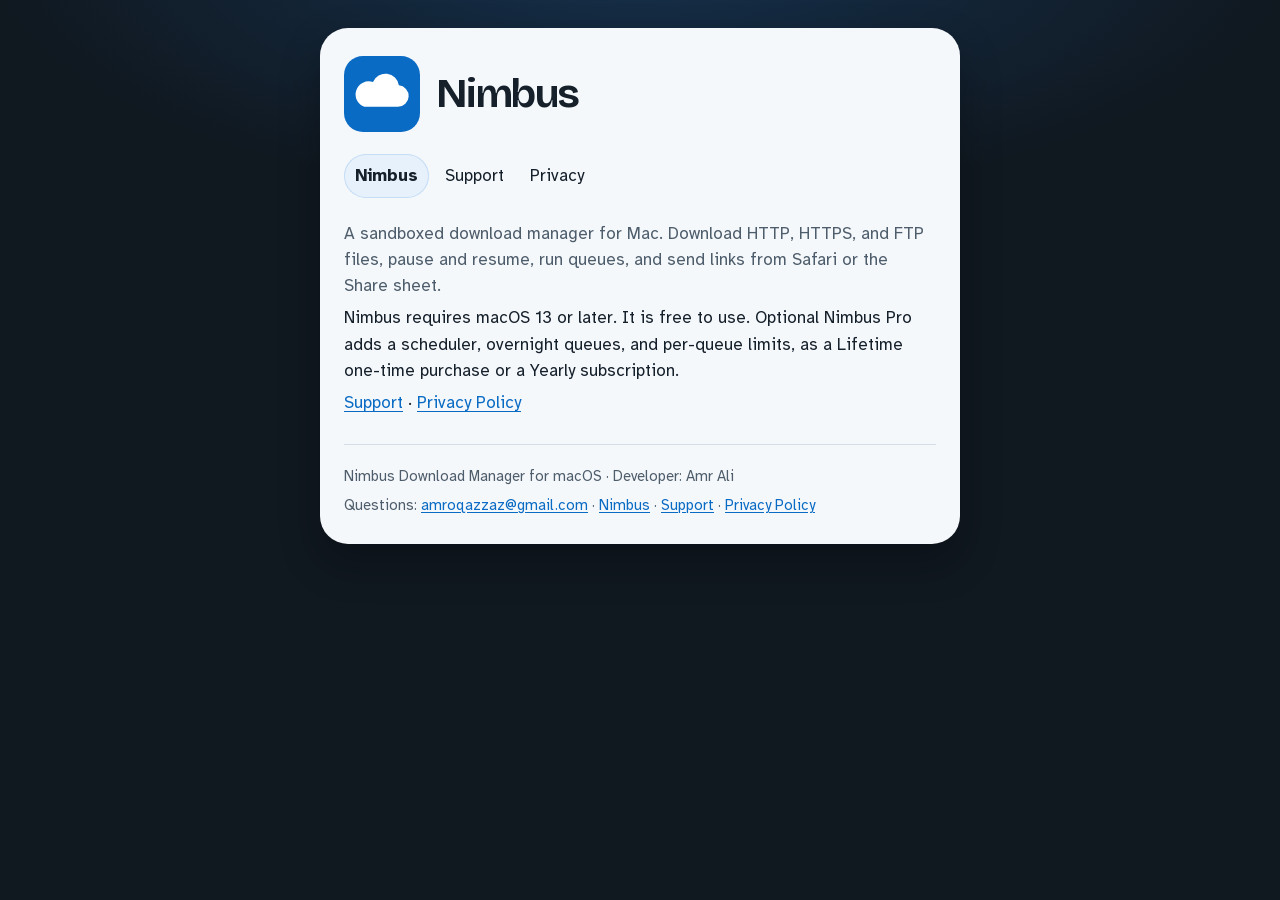
<file: index.html>
<!DOCTYPE html>
<html lang="en">
<head>
  <meta charset="utf-8">
  <meta name="viewport" content="width=device-width, initial-scale=1, viewport-fit=cover">
  <meta name="robots" content="index,follow">
    <meta name="description" content="Nimbus is a sandboxed download manager for Mac. It downloads HTTP, HTTPS, and FTP files, with pause, resume, and queues.">
  <title>Nimbus — Mac download manager</title>
  <link rel="icon" href="favicon.svg" type="image/svg+xml">
  <link rel="icon" href="favicon.ico" sizes="any">
  <link rel="stylesheet" href="styles.css">
</head>
<body>
  <a class="skip" href="#content">Skip to content</a>
  <main id="content" tabindex="-1">
    <article>
      <header class="page-head">
        <svg class="mark" viewBox="0 0 32 32" aria-hidden="true" focusable="false">
          <rect width="32" height="32" rx="8" fill="#0a6bc4"/>
          <path fill="#ffffff" d="M8.6 21.4h14.1a4.55 4.55 0 0 0 .4-9.08 5.7 5.7 0 0 0-10.9-1.35A3.85 3.85 0 0 0 8.6 21.4z"/>
        </svg>
        <h1>Nimbus</h1>
      </header>
      <nav class="pages" aria-label="Pages">
        <ul>
          <li><a href="index.html" aria-current="page">Nimbus</a></li>
          <li><a href="support.html">Support</a></li>
          <li><a href="privacy.html">Privacy</a></li>
        </ul>
      </nav>

      <p class="lead">A sandboxed download manager for Mac. Download HTTP, HTTPS, and FTP files, pause and resume, run queues, and send links from Safari or the Share sheet.</p>
      <p>Nimbus requires macOS 13 or later. It is free to use. Optional Nimbus Pro adds a scheduler, overnight queues, and per-queue limits, as a Lifetime one-time purchase or a Yearly subscription.</p>
      <p><a href="support.html">Support</a> · <a href="privacy.html">Privacy Policy</a></p>

      <footer class="card-foot">
        <p>Nimbus Download Manager for macOS · Developer: Amr Ali</p>
        <p>Questions: <!--email_off--><a href="mailto:amroqazzaz@gmail.com">amroqazzaz@gmail.com</a><!--/email_off--> · <a href="index.html">Nimbus</a> · <a href="support.html">Support</a> · <a href="privacy.html">Privacy Policy</a></p>
      </footer>
    </article>
  </main>
</body>
</html>
</file>
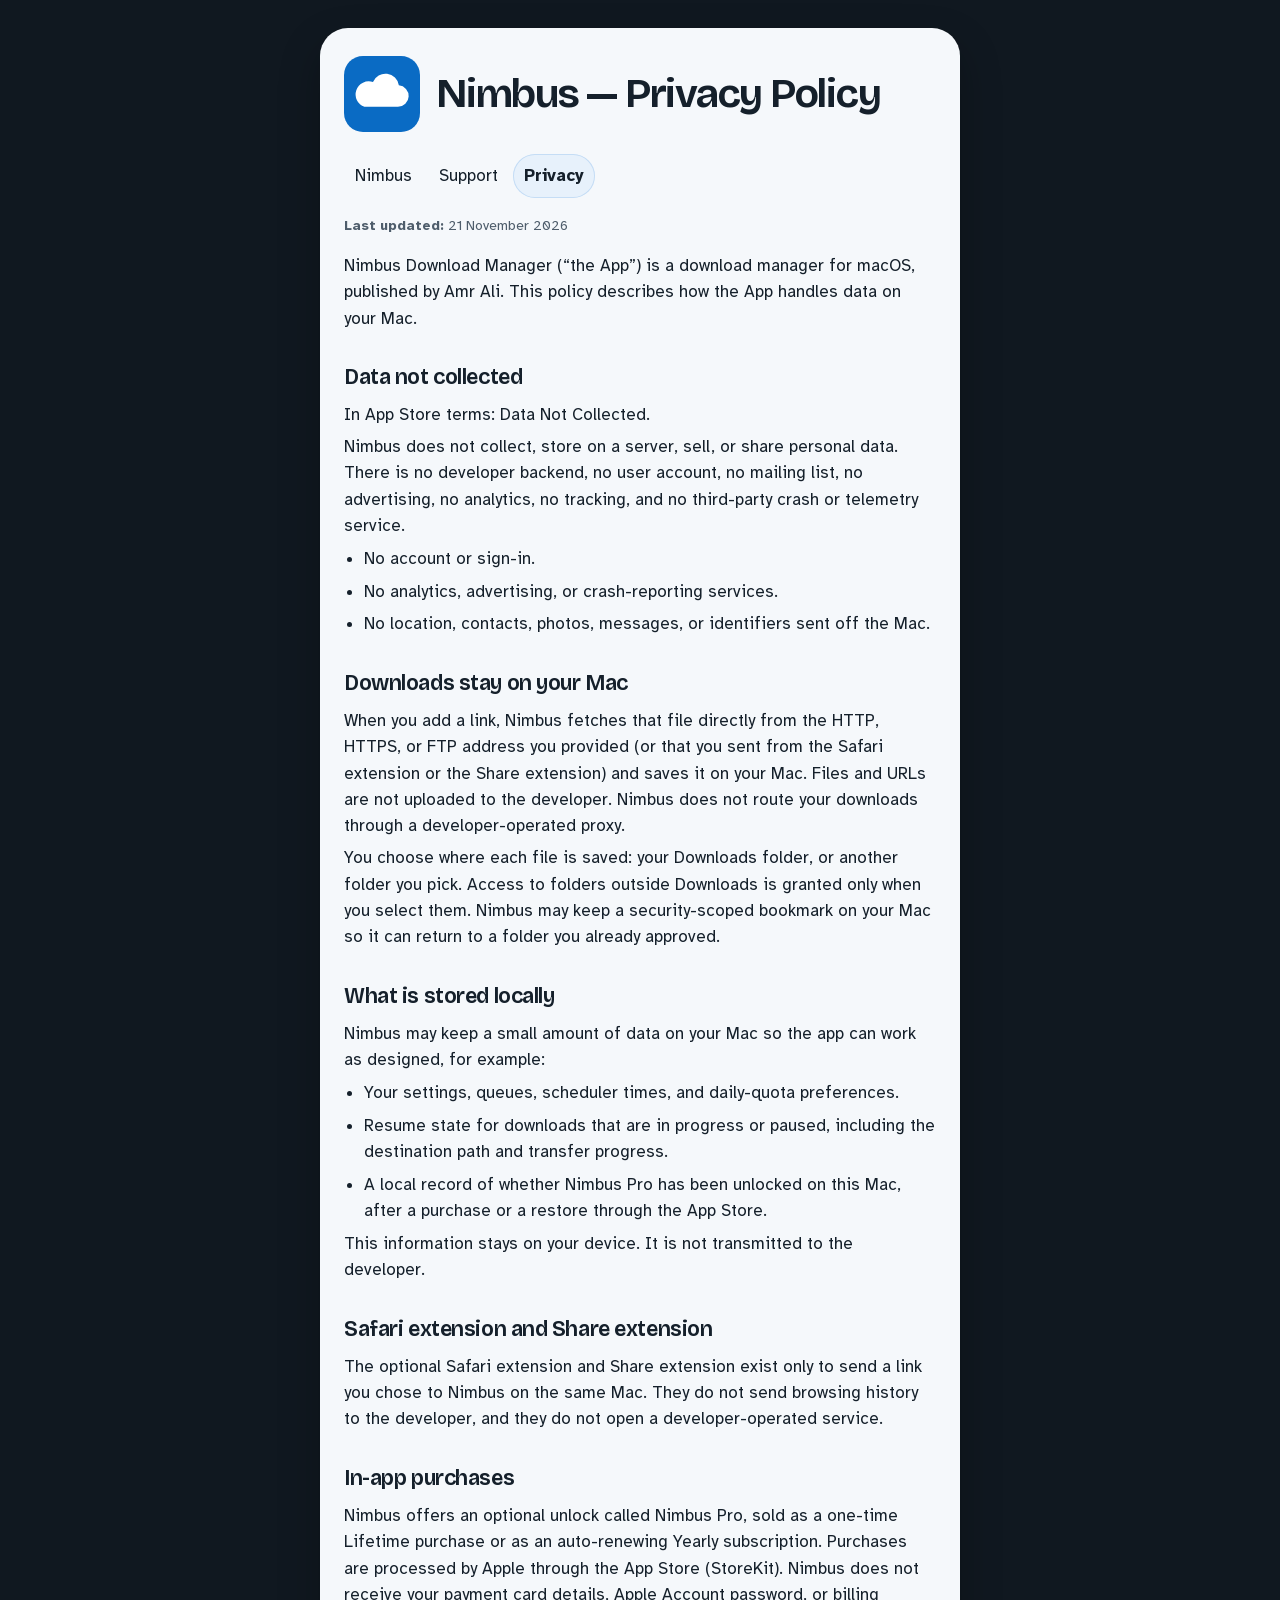
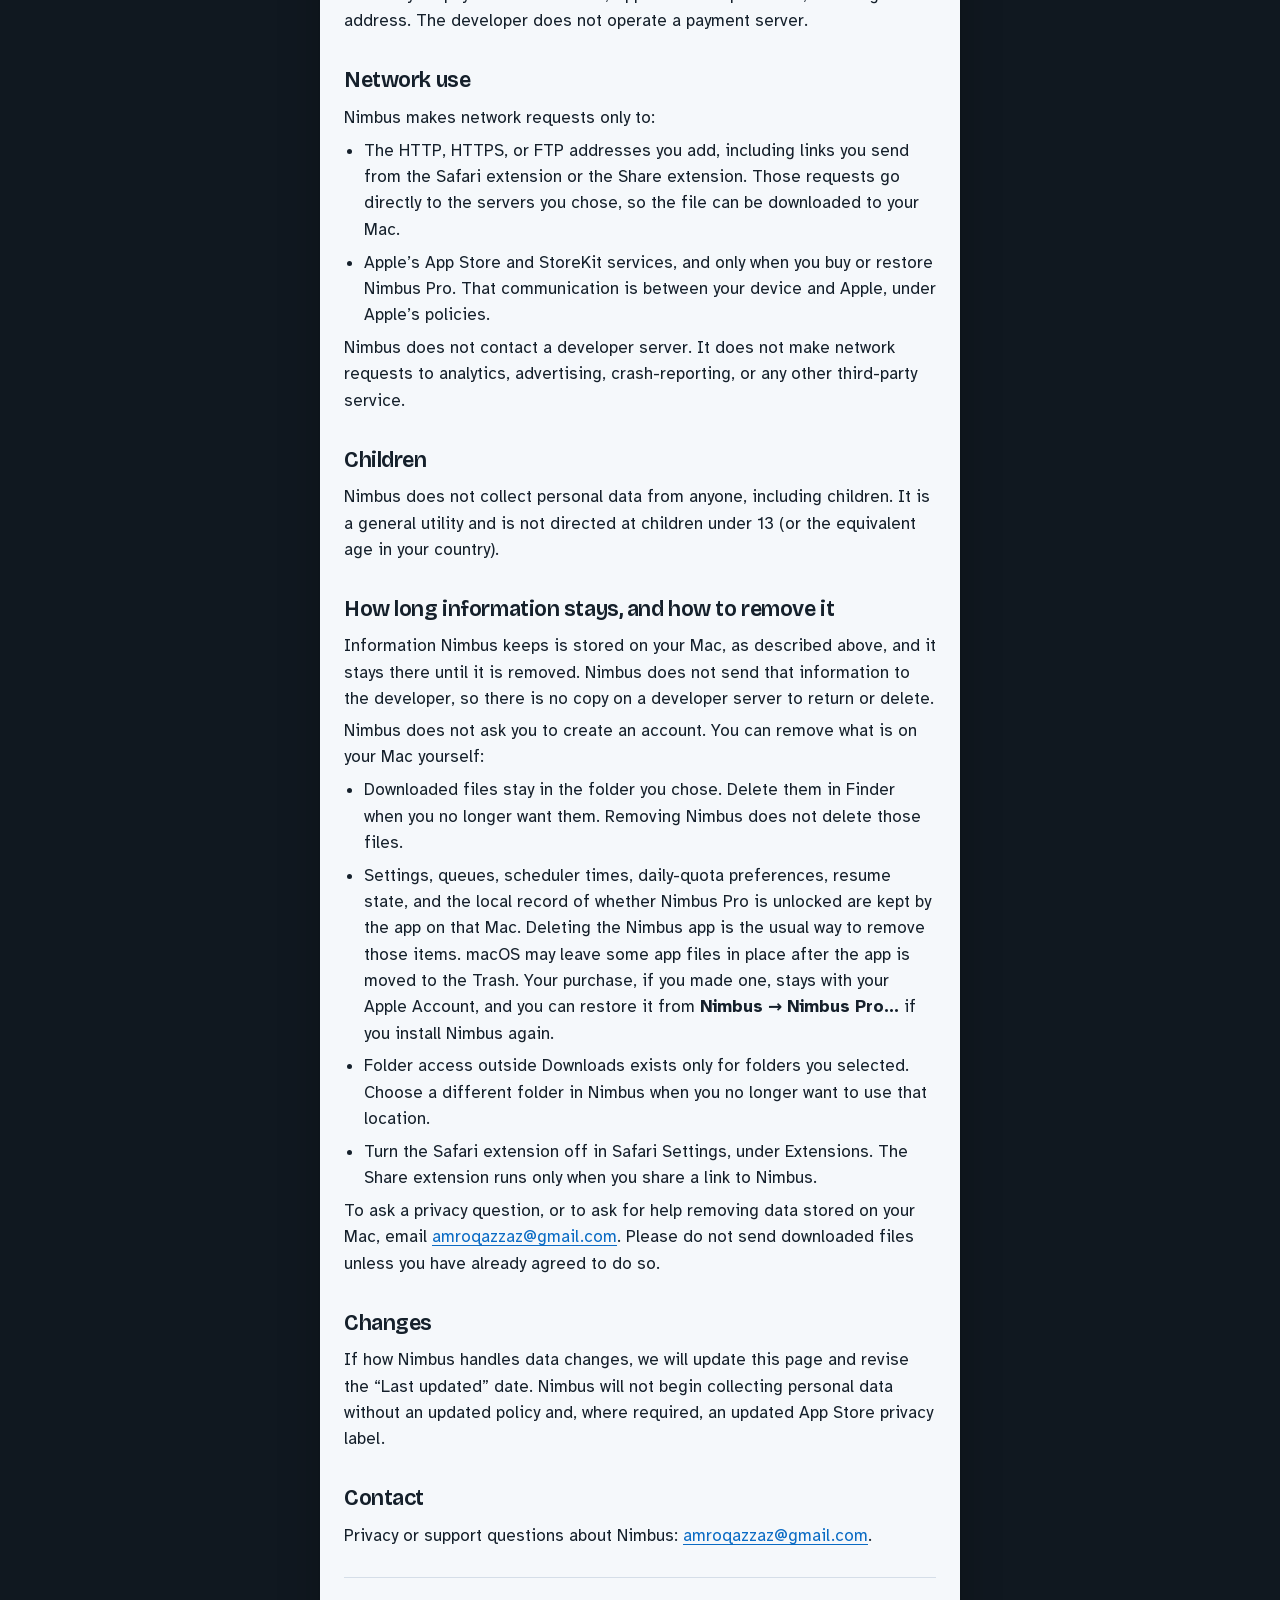
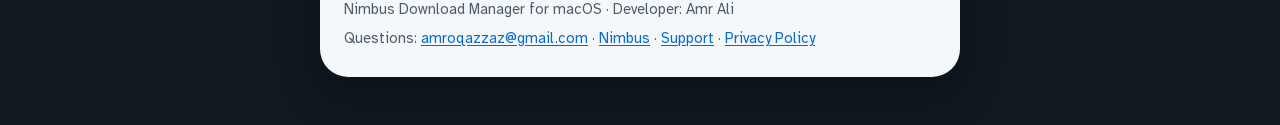
<file: privacy.html>
<!DOCTYPE html>
<html lang="en">
<head>
  <meta charset="utf-8">
  <meta name="viewport" content="width=device-width, initial-scale=1, viewport-fit=cover">
  <meta name="robots" content="index,follow">
    <meta name="description" content="Privacy policy for Nimbus Download Manager. Data Not Collected. No account, no analytics. Downloads stay on your Mac. StoreKit purchases are handled by Apple.">
  <title>Nimbus — Privacy Policy</title>
  <link rel="icon" href="favicon.svg" type="image/svg+xml">
  <link rel="icon" href="favicon.ico" sizes="any">
  <link rel="stylesheet" href="styles.css">
</head>
<body>
  <a class="skip" href="#content">Skip to content</a>
  <main id="content" tabindex="-1">
    <article>
      <header class="page-head">
        <svg class="mark" viewBox="0 0 32 32" aria-hidden="true" focusable="false">
          <rect width="32" height="32" rx="8" fill="#0a6bc4"/>
          <path fill="#ffffff" d="M8.6 21.4h14.1a4.55 4.55 0 0 0 .4-9.08 5.7 5.7 0 0 0-10.9-1.35A3.85 3.85 0 0 0 8.6 21.4z"/>
        </svg>
        <h1>Nimbus — Privacy Policy</h1>
      </header>
      <nav class="pages" aria-label="Pages">
        <ul>
          <li><a href="index.html">Nimbus</a></li>
          <li><a href="support.html">Support</a></li>
          <li><a href="privacy.html" aria-current="page">Privacy</a></li>
        </ul>
      </nav>

      <p class="meta"><strong>Last updated:</strong> 21 November 2026</p>
      <p>Nimbus Download Manager (“the App”) is a download manager for macOS, published by Amr Ali. This policy describes how the App handles data on your Mac.</p>

      <h2>Data not collected</h2>
      <p>In App Store terms: Data Not Collected.</p>
      <p>Nimbus does not collect, store on a server, sell, or share personal data. There is no developer backend, no user account, no mailing list, no advertising, no analytics, no tracking, and no third-party crash or telemetry service.</p>
      <ul>
        <li>No account or sign-in.</li>
        <li>No analytics, advertising, or crash-reporting services.</li>
        <li>No location, contacts, photos, messages, or identifiers sent off the Mac.</li>
      </ul>

      <h2>Downloads stay on your Mac</h2>
      <p>When you add a link, Nimbus fetches that file directly from the HTTP, HTTPS, or FTP address you provided (or that you sent from the Safari extension or the Share extension) and saves it on your Mac. Files and URLs are not uploaded to the developer. Nimbus does not route your downloads through a developer-operated proxy.</p>
      <p>You choose where each file is saved: your Downloads folder, or another folder you pick. Access to folders outside Downloads is granted only when you select them. Nimbus may keep a security-scoped bookmark on your Mac so it can return to a folder you already approved.</p>

      <h2>What is stored locally</h2>
      <p>Nimbus may keep a small amount of data on your Mac so the app can work as designed, for example:</p>
      <ul>
        <li>Your settings, queues, scheduler times, and daily-quota preferences.</li>
        <li>Resume state for downloads that are in progress or paused, including the destination path and transfer progress.</li>
        <li>A local record of whether Nimbus Pro has been unlocked on this Mac, after a purchase or a restore through the App Store.</li>
      </ul>
      <p>This information stays on your device. It is not transmitted to the developer.</p>

      <h2>Safari extension and Share extension</h2>
      <p>The optional Safari extension and Share extension exist only to send a link you chose to Nimbus on the same Mac. They do not send browsing history to the developer, and they do not open a developer-operated service.</p>

      <h2>In-app purchases</h2>
      <p>Nimbus offers an optional unlock called Nimbus Pro, sold as a one-time Lifetime purchase or as an auto-renewing Yearly subscription. Purchases are processed by Apple through the App Store (StoreKit). Nimbus does not receive your payment card details, Apple Account password, or billing address. The developer does not operate a payment server.</p>

      <h2>Network use</h2>
      <p>Nimbus makes network requests only to:</p>
      <ul>
        <li>The HTTP, HTTPS, or FTP addresses you add, including links you send from the Safari extension or the Share extension. Those requests go directly to the servers you chose, so the file can be downloaded to your Mac.</li>
        <li>Apple’s App Store and StoreKit services, and only when you buy or restore Nimbus Pro. That communication is between your device and Apple, under Apple’s policies.</li>
      </ul>
      <p>Nimbus does not contact a developer server. It does not make network requests to analytics, advertising, crash-reporting, or any other third-party service.</p>

      <h2>Children</h2>
      <p>Nimbus does not collect personal data from anyone, including children. It is a general utility and is not directed at children under 13 (or the equivalent age in your country).</p>

      <h2>How long information stays, and how to remove it</h2>
      <p>Information Nimbus keeps is stored on your Mac, as described above, and it stays there until it is removed. Nimbus does not send that information to the developer, so there is no copy on a developer server to return or delete.</p>
      <p>Nimbus does not ask you to create an account. You can remove what is on your Mac yourself:</p>
      <ul>
        <li>Downloaded files stay in the folder you chose. Delete them in Finder when you no longer want them. Removing Nimbus does not delete those files.</li>
        <li>Settings, queues, scheduler times, daily-quota preferences, resume state, and the local record of whether Nimbus Pro is unlocked are kept by the app on that Mac. Deleting the Nimbus app is the usual way to remove those items. macOS may leave some app files in place after the app is moved to the Trash. Your purchase, if you made one, stays with your Apple Account, and you can restore it from <strong>Nimbus → Nimbus Pro…</strong> if you install Nimbus again.</li>
        <li>Folder access outside Downloads exists only for folders you selected. Choose a different folder in Nimbus when you no longer want to use that location.</li>
        <li>Turn the Safari extension off in Safari Settings, under Extensions. The Share extension runs only when you share a link to Nimbus.</li>
      </ul>
      <p>To ask a privacy question, or to ask for help removing data stored on your Mac, email <!--email_off--><a href="mailto:amroqazzaz@gmail.com">amroqazzaz@gmail.com</a><!--/email_off-->. Please do not send downloaded files unless you have already agreed to do so.</p>

      <h2>Changes</h2>
      <p>If how Nimbus handles data changes, we will update this page and revise the “Last updated” date. Nimbus will not begin collecting personal data without an updated policy and, where required, an updated App Store privacy label.</p>

      <h2>Contact</h2>
      <p>Privacy or support questions about Nimbus: <!--email_off--><a href="mailto:amroqazzaz@gmail.com">amroqazzaz@gmail.com</a><!--/email_off-->.</p>

      <footer class="card-foot">
        <p>Nimbus Download Manager for macOS · Developer: Amr Ali</p>
        <p>Questions: <!--email_off--><a href="mailto:amroqazzaz@gmail.com">amroqazzaz@gmail.com</a><!--/email_off--> · <a href="index.html">Nimbus</a> · <a href="support.html">Support</a> · <a href="privacy.html">Privacy Policy</a></p>
      </footer>
    </article>
  </main>
</body>
</html>
</file>
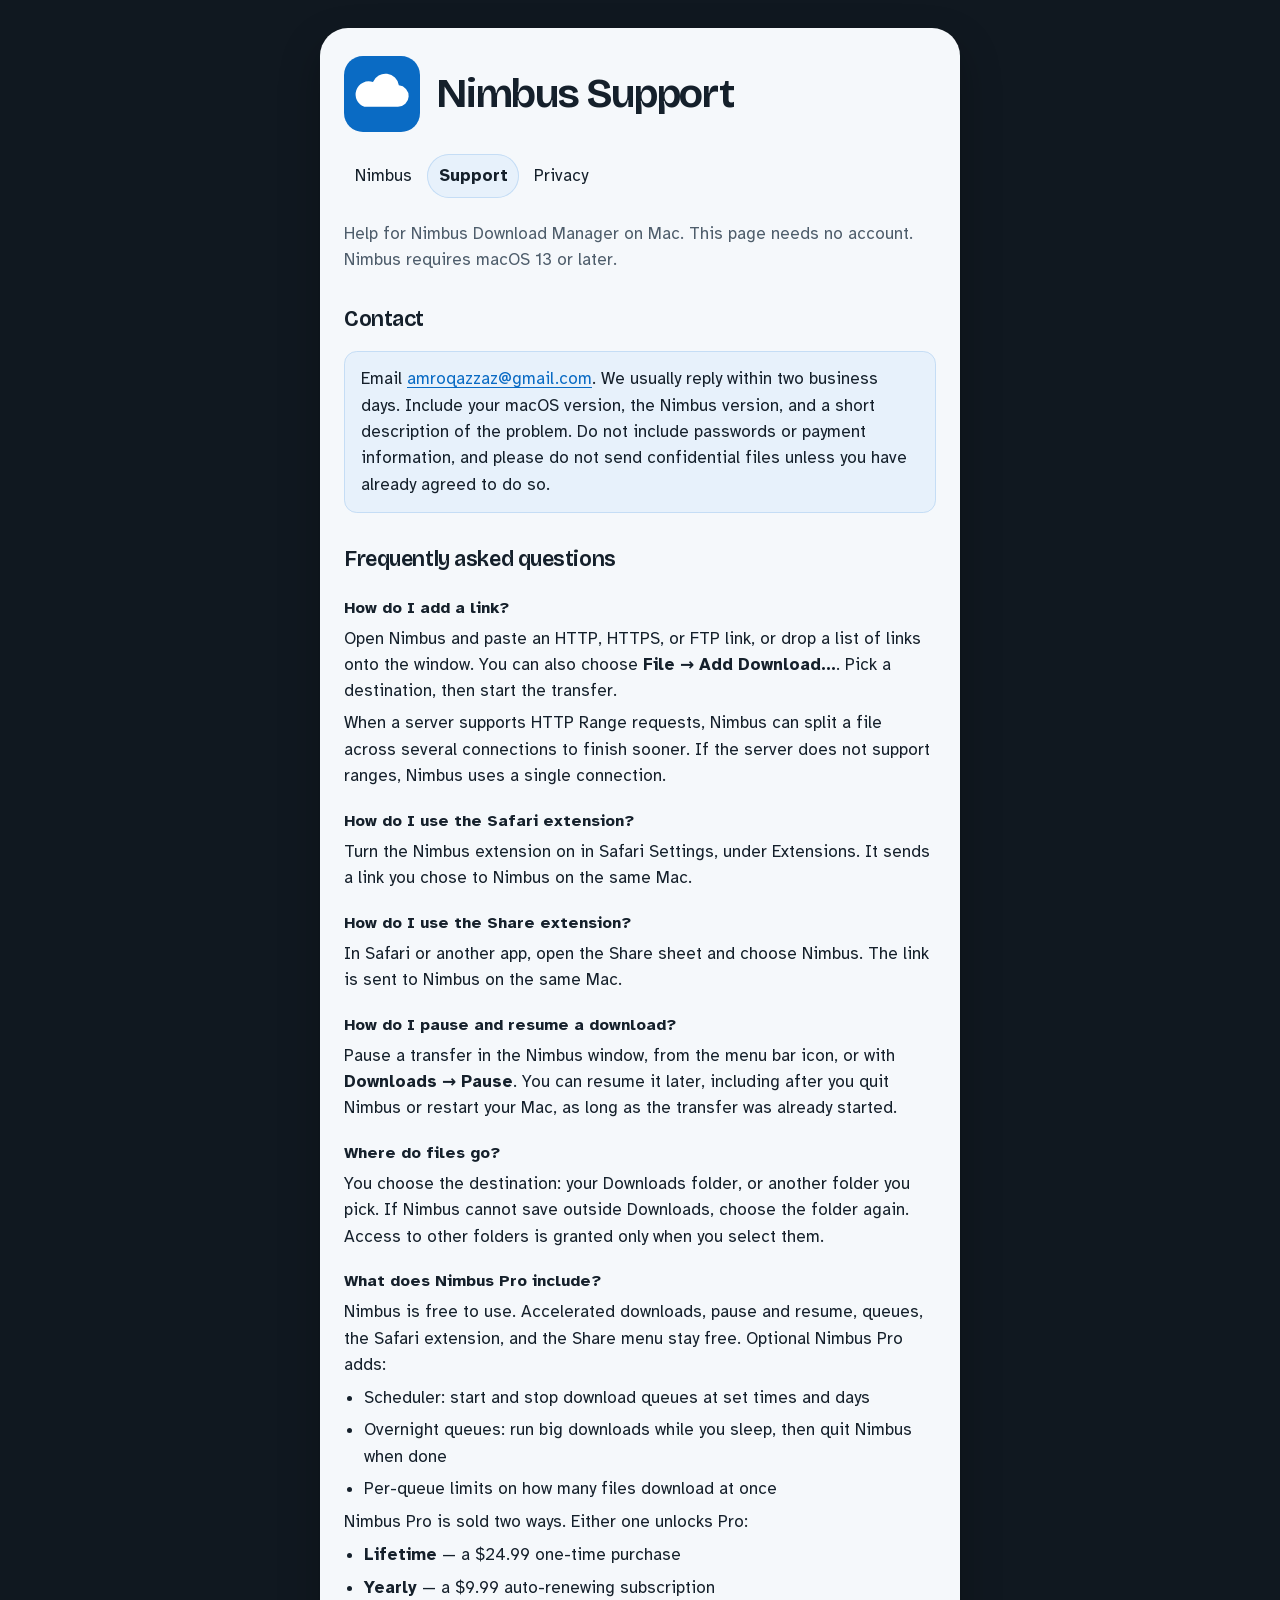
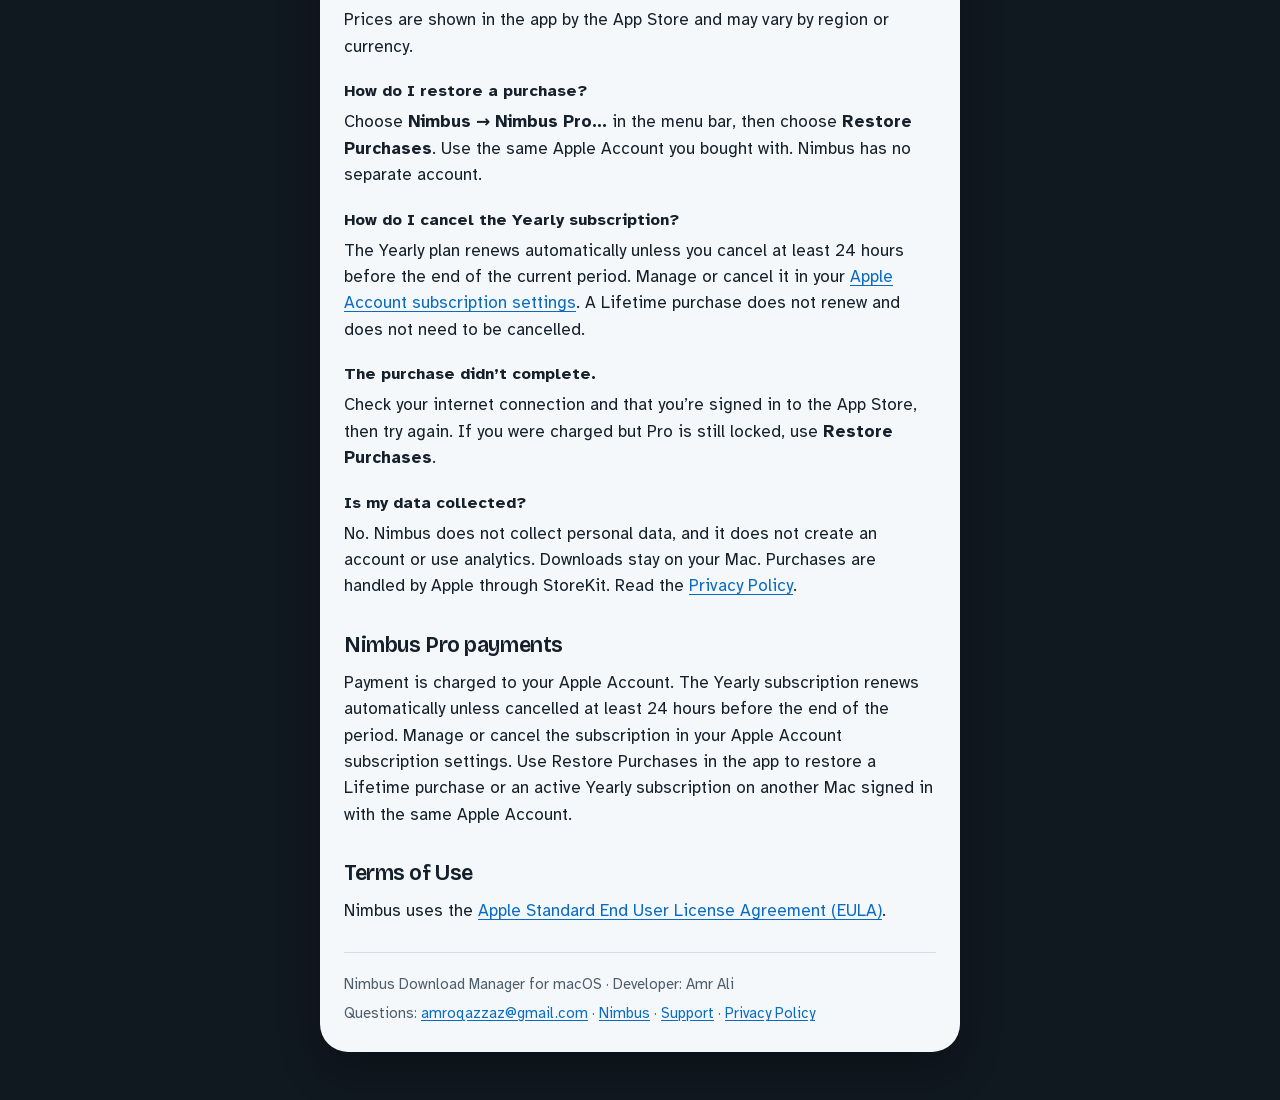
<file: support.html>
<!DOCTYPE html>
<html lang="en">
<head>
  <meta charset="utf-8">
  <meta name="viewport" content="width=device-width, initial-scale=1, viewport-fit=cover">
  <meta name="robots" content="index,follow">
    <meta name="description" content="Help for Nimbus Download Manager on Mac. How to add a link, use the Safari and Share extensions, restore a purchase, or manage the Yearly plan.">
  <title>Nimbus Support</title>
  <link rel="icon" href="favicon.svg" type="image/svg+xml">
  <link rel="icon" href="favicon.ico" sizes="any">
  <link rel="stylesheet" href="styles.css">
</head>
<body>
  <a class="skip" href="#content">Skip to content</a>
  <main id="content" tabindex="-1">
    <article>
      <header class="page-head">
        <svg class="mark" viewBox="0 0 32 32" aria-hidden="true" focusable="false">
          <rect width="32" height="32" rx="8" fill="#0a6bc4"/>
          <path fill="#ffffff" d="M8.6 21.4h14.1a4.55 4.55 0 0 0 .4-9.08 5.7 5.7 0 0 0-10.9-1.35A3.85 3.85 0 0 0 8.6 21.4z"/>
        </svg>
        <h1>Nimbus Support</h1>
      </header>
      <nav class="pages" aria-label="Pages">
        <ul>
          <li><a href="index.html">Nimbus</a></li>
          <li><a href="support.html" aria-current="page">Support</a></li>
          <li><a href="privacy.html">Privacy</a></li>
        </ul>
      </nav>

      <p class="lead">Help for Nimbus Download Manager on Mac. This page needs no account. Nimbus requires macOS 13 or later.</p>

      <h2>Contact</h2>
      <p class="callout">Email <!--email_off--><a href="mailto:amroqazzaz@gmail.com">amroqazzaz@gmail.com</a><!--/email_off-->. We usually reply within two business days. Include your macOS version, the Nimbus version, and a short description of the problem. Do not include passwords or payment information, and please do not send confidential files unless you have already agreed to do so.</p>

      <h2>Frequently asked questions</h2>

      <h3>How do I add a link?</h3>
      <p>Open Nimbus and paste an HTTP, HTTPS, or FTP link, or drop a list of links onto the window. You can also choose <strong>File → Add Download…</strong>. Pick a destination, then start the transfer.</p>
      <p>When a server supports HTTP Range requests, Nimbus can split a file across several connections to finish sooner. If the server does not support ranges, Nimbus uses a single connection.</p>

      <h3>How do I use the Safari extension?</h3>
      <p>Turn the Nimbus extension on in Safari Settings, under Extensions. It sends a link you chose to Nimbus on the same Mac.</p>

      <h3>How do I use the Share extension?</h3>
      <p>In Safari or another app, open the Share sheet and choose Nimbus. The link is sent to Nimbus on the same Mac.</p>

      <h3>How do I pause and resume a download?</h3>
      <p>Pause a transfer in the Nimbus window, from the menu bar icon, or with <strong>Downloads → Pause</strong>. You can resume it later, including after you quit Nimbus or restart your Mac, as long as the transfer was already started.</p>

      <h3>Where do files go?</h3>
      <p>You choose the destination: your Downloads folder, or another folder you pick. If Nimbus cannot save outside Downloads, choose the folder again. Access to other folders is granted only when you select them.</p>

      <h3>What does Nimbus Pro include?</h3>
      <p>Nimbus is free to use. Accelerated downloads, pause and resume, queues, the Safari extension, and the Share menu stay free. Optional Nimbus Pro adds:</p>
      <ul>
        <li>Scheduler: start and stop download queues at set times and days</li>
        <li>Overnight queues: run big downloads while you sleep, then quit Nimbus when done</li>
        <li>Per-queue limits on how many files download at once</li>
      </ul>
      <p>Nimbus Pro is sold two ways. Either one unlocks Pro:</p>
      <ul>
        <li><strong>Lifetime</strong> — a $24.99 one-time purchase</li>
        <li><strong>Yearly</strong> — a $9.99 auto-renewing subscription</li>
      </ul>
      <p>Prices are shown in the app by the App Store and may vary by region or currency.</p>

      <h3>How do I restore a purchase?</h3>
      <p>Choose <strong>Nimbus → Nimbus Pro…</strong> in the menu bar, then choose <strong>Restore Purchases</strong>. Use the same Apple Account you bought with. Nimbus has no separate account.</p>

      <h3>How do I cancel the Yearly subscription?</h3>
      <p>The Yearly plan renews automatically unless you cancel at least 24 hours before the end of the current period. Manage or cancel it in your <a href="https://apps.apple.com/account/subscriptions">Apple Account subscription settings</a>. A Lifetime purchase does not renew and does not need to be cancelled.</p>

      <h3>The purchase didn’t complete.</h3>
      <p>Check your internet connection and that you’re signed in to the App Store, then try again. If you were charged but Pro is still locked, use <strong>Restore Purchases</strong>.</p>

      <h3>Is my data collected?</h3>
      <p>No. Nimbus does not collect personal data, and it does not create an account or use analytics. Downloads stay on your Mac. Purchases are handled by Apple through StoreKit. Read the <a href="privacy.html">Privacy Policy</a>.</p>

      <h2>Nimbus Pro payments</h2>
      <p>Payment is charged to your Apple Account. The Yearly subscription renews automatically unless cancelled at least 24 hours before the end of the period. Manage or cancel the subscription in your Apple Account subscription settings. Use Restore Purchases in the app to restore a Lifetime purchase or an active Yearly subscription on another Mac signed in with the same Apple Account.</p>

      <h2>Terms of Use</h2>
      <p>Nimbus uses the <a href="https://www.apple.com/legal/internet-services/itunes/dev/stdeula/">Apple Standard End User License Agreement (EULA)</a>.</p>

      <footer class="card-foot">
        <p>Nimbus Download Manager for macOS · Developer: Amr Ali</p>
        <p>Questions: <!--email_off--><a href="mailto:amroqazzaz@gmail.com">amroqazzaz@gmail.com</a><!--/email_off--> · <a href="index.html">Nimbus</a> · <a href="support.html">Support</a> · <a href="privacy.html">Privacy Policy</a></p>
      </footer>
    </article>
  </main>
</body>
</html>
</file>
<file: styles.css>
/* Nimbus support pages. Warm card on a dark sky, same layout idea as
   Focus Ring's support site, with Nimbus colors. Light and dark text
   colors are set on purpose so nothing depends on the browser guessing. */

@font-face {
  font-family: "Atkinson Hyperlegible";
  font-style: normal;
  font-weight: 400;
  font-display: swap;
  src: url("fonts/atkinson-hyperlegible-400.woff2") format("woff2");
}

@font-face {
  font-family: "Atkinson Hyperlegible";
  font-style: normal;
  font-weight: 700;
  font-display: swap;
  src: url("fonts/atkinson-hyperlegible-700.woff2") format("woff2");
}

@font-face {
  font-family: "Bricolage Grotesque";
  font-style: normal;
  font-weight: 640;
  font-display: swap;
  src: url("fonts/bricolage-grotesque-640.woff2") format("woff2");
}

:root {
  --sky: #101820;
  --glow: #16324f;
  --cloud: #f5f8fb;
  --ink: #15202b;
  --quiet: #4e5d6b;
  --accent: #0a6bc4;
  --accent-hover: #07589f;
  --line: #d5dee8;
  --chip: #e7f1fb;
  --chip-border: #c5ddf5;
}

* { box-sizing: border-box; }

html {
  background: var(--sky);
  color: var(--cloud);
}

body {
  margin: 0;
  color: var(--ink);
  background:
    radial-gradient(1200px 480px at 50% -10%, var(--glow) 0%, transparent 55%),
    var(--sky);
  font-family: "Atkinson Hyperlegible", system-ui, -apple-system, "Segoe UI", sans-serif;
  font-size: 1.0625rem;
  line-height: 1.55;
  text-rendering: optimizeLegibility;
}

.skip {
  position: absolute;
  left: 1rem;
  top: 0;
  transform: translateY(-120%);
  background: var(--cloud);
  color: var(--ink);
  border: 2px solid var(--accent);
  border-radius: 0.5rem;
  padding: 0.6rem 0.9rem;
  z-index: 5;
}

.skip:focus { transform: none; }

main {
  max-width: 42rem;
  margin: 0 auto;
  padding: 1.75rem 1rem 3rem;
}

article {
  background: var(--cloud);
  border-radius: 28px;
  padding: 1.75rem 1.5rem 1.35rem;
  box-shadow: 0 18px 40px rgba(0, 0, 0, 0.28);
}

.page-head {
  display: flex;
  gap: 1rem;
  align-items: center;
}

.mark {
  width: 76px;
  height: 76px;
  flex: none;
  display: block;
}

h1 {
  margin: 0;
  font-family: "Bricolage Grotesque", "Avenir Next", system-ui, sans-serif;
  font-weight: 640;
  font-size: clamp(2rem, 6vw, 2.6rem);
  letter-spacing: -0.03em;
  line-height: 0.95;
}

h2 {
  margin: 1.85rem 0 0.45rem;
  font-family: "Bricolage Grotesque", "Avenir Next", system-ui, sans-serif;
  font-weight: 640;
  font-size: 1.35rem;
  letter-spacing: -0.02em;
}

h3 {
  margin: 1.15rem 0 0.25rem;
  font-size: 1.02rem;
  font-weight: 700;
}

p, li { margin: 0.35rem 0; }

.lead {
  margin: 1rem 0 0;
  color: var(--quiet);
  max-width: 38rem;
}

.meta {
  color: var(--quiet);
  font-size: 0.875rem;
  margin: 0.65rem 0 1rem;
}

ul, ol {
  margin: 0.4rem 0 0;
  padding-left: 1.25rem;
}

li { margin: 0.4rem 0; }

a {
  color: var(--accent);
  text-underline-offset: 0.16em;
}

a:hover { color: var(--accent-hover); }

a:focus-visible {
  outline: 2px solid var(--accent);
  outline-offset: 3px;
  border-radius: 2px;
}

nav.pages {
  margin: 1rem 0 0;
}

nav.pages ul {
  display: flex;
  flex-wrap: wrap;
  gap: 0.15rem 0.25rem;
  list-style: none;
  margin: 0;
  padding: 0;
}

nav.pages a {
  display: inline-flex;
  align-items: center;
  min-height: 44px;
  padding: 0.25rem 0.7rem;
  border-radius: 999px;
  color: var(--ink);
  text-decoration: none;
}

nav.pages a:hover { background: var(--chip); }

nav.pages a[aria-current="page"] {
  background: var(--chip);
  box-shadow: inset 0 0 0 1px var(--chip-border);
  font-weight: 700;
}

.callout {
  margin: 0.9rem 0 0.25rem;
  padding: 0.9rem 1rem;
  background: var(--chip);
  border: 1px solid var(--chip-border);
  border-radius: 0.8rem;
}

footer.card-foot {
  margin-top: 1.75rem;
  padding-top: 0.9rem;
  border-top: 1px solid var(--line);
  color: var(--quiet);
  font-size: 0.92rem;
}

footer.card-foot p { margin: 0.35rem 0; }

@media (max-width: 520px) {
  article { border-radius: 22px; padding: 1.35rem 1.1rem 1.1rem; }
  .page-head { align-items: flex-start; }
  .mark { width: 64px; height: 64px; }
}

@media (prefers-reduced-motion: reduce) {
  html { scroll-behavior: auto; }
}

@media print {
  html, body { background: #fff; color: #000; }
  article { box-shadow: none; border: 1px solid #ccc; }
  a { color: #000; }
}
</file>
